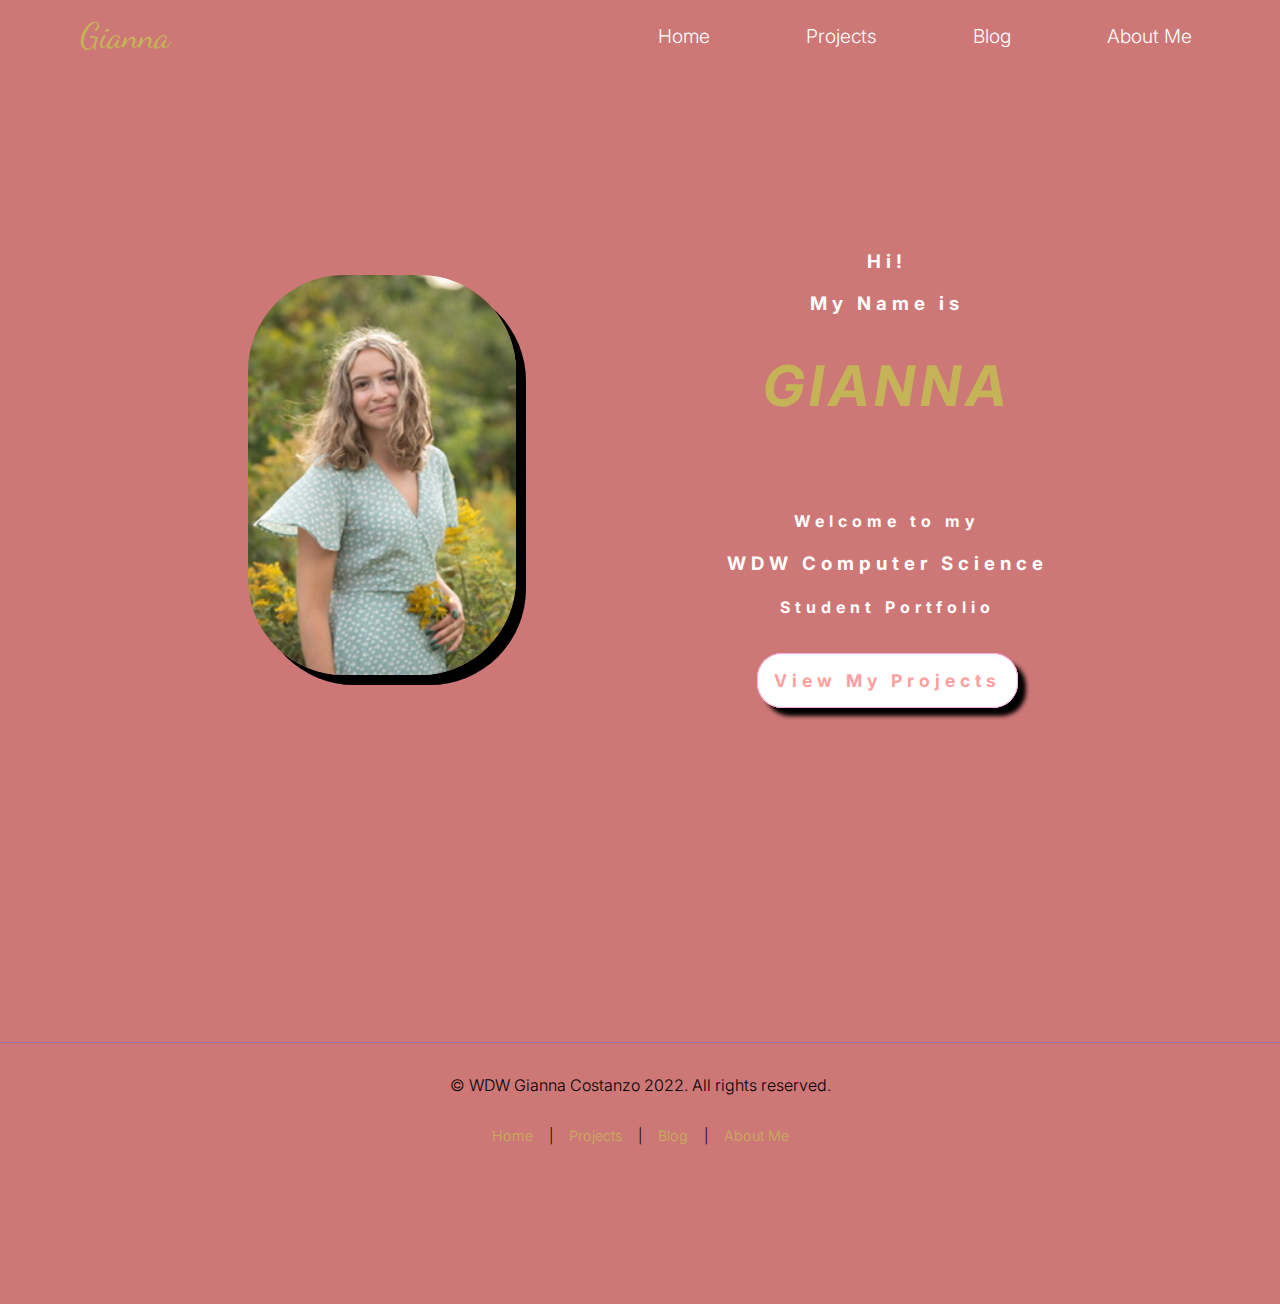
<file: index.html>
<!DOCTYPE html>
<html lang="en">
<head>
    <meta charset="UTF-8">
    <meta name="viewport" content="width=device-width, initial-scale=1.0">
    <meta http-equiv="X-UA-Compatible" content="ie=edge">
    <link rel="stylesheet" href="style.css" type="text/css" />
    <link rel="stylesheet" href="nav.css" type="text/css" />
    <title>Gianna's Portfolio</title>
</head>
<body>
    
      <!-- Navigation Menu -->
    <nav class="navbar">
        <!-- logo -->
        <div class="logo">Gianna</div>
        <!-- hamburger toggle -->
        <a href="#" class="toggle-button">
            <span class="bar"></span>
            <span class="bar"></span>
            <span class="bar"></span>
        </a>
        <!-- page navigation links -->
        <div class="navbar-links">
            <ul>
                <li><a href="index.html">Home</a></li>
                <li><a href="projects.html">Projects</a></li>
                <li><a href="blog.html">Blog</a></li>
                <li><a href="aboutMe.html">About Me</a></li>
            </ul>   <!-- close ul list -->
        </div>  <!-- close navbar links class -->
    </nav>  <!-- close navbar class -->
    
     <!-- Hero Section -->
    <section class="hero">
        <div class="heroImage">
            <img src="assets/6D379468-8570-453E-9621-CE655C84861C.JPG"></img>
        </div>  <!-- close heroImage class -->
         <div class="heroText">
            <div class="heroTextTop">
                <h3>Hi!</h3>
                <h3>My Name is</h3>
                <h1 class="heroName"><em>Gianna</em></h1>
            </div>  <!-- close heroTextTop class -->
                        <div class="heroTextBottom">
                <h4>Welcome to my</h4>
                <h3>WDW Computer Science</h3>
                <h4>Student Portfolio</h4>
            </div>  <!-- close heroTextBottom class -->
            <div class="heroButton">
                <a href="projects.html" class="button">View My Projects</a>
            </div><!-- close heroButton class -->
        </div> <!-- close heroText class -->
    </section>  <!-- close hero class -->
    
    <footer>
        <p class="copyright">&copy; WDW Gianna Costanzo 2022. All rights reserved.</p>
        <ul class="bottomNav">
            <li><a href="index.html">Home</a></li>
            <li class="divider">|</li>
            <li><a href="projects.html">Projects</a></li>
            <li class="divider">|</li>
            <li><a href="blog.html">Blog</a></li>
            <li class="divider">|</li>
            <li><a href="aboutMe.html">About Me</a></li>
        </ul>
    </footer>
    
    
    
    
    
    <script type="text/javascript" src="script.js"></script>
</body>
</html>
</file>
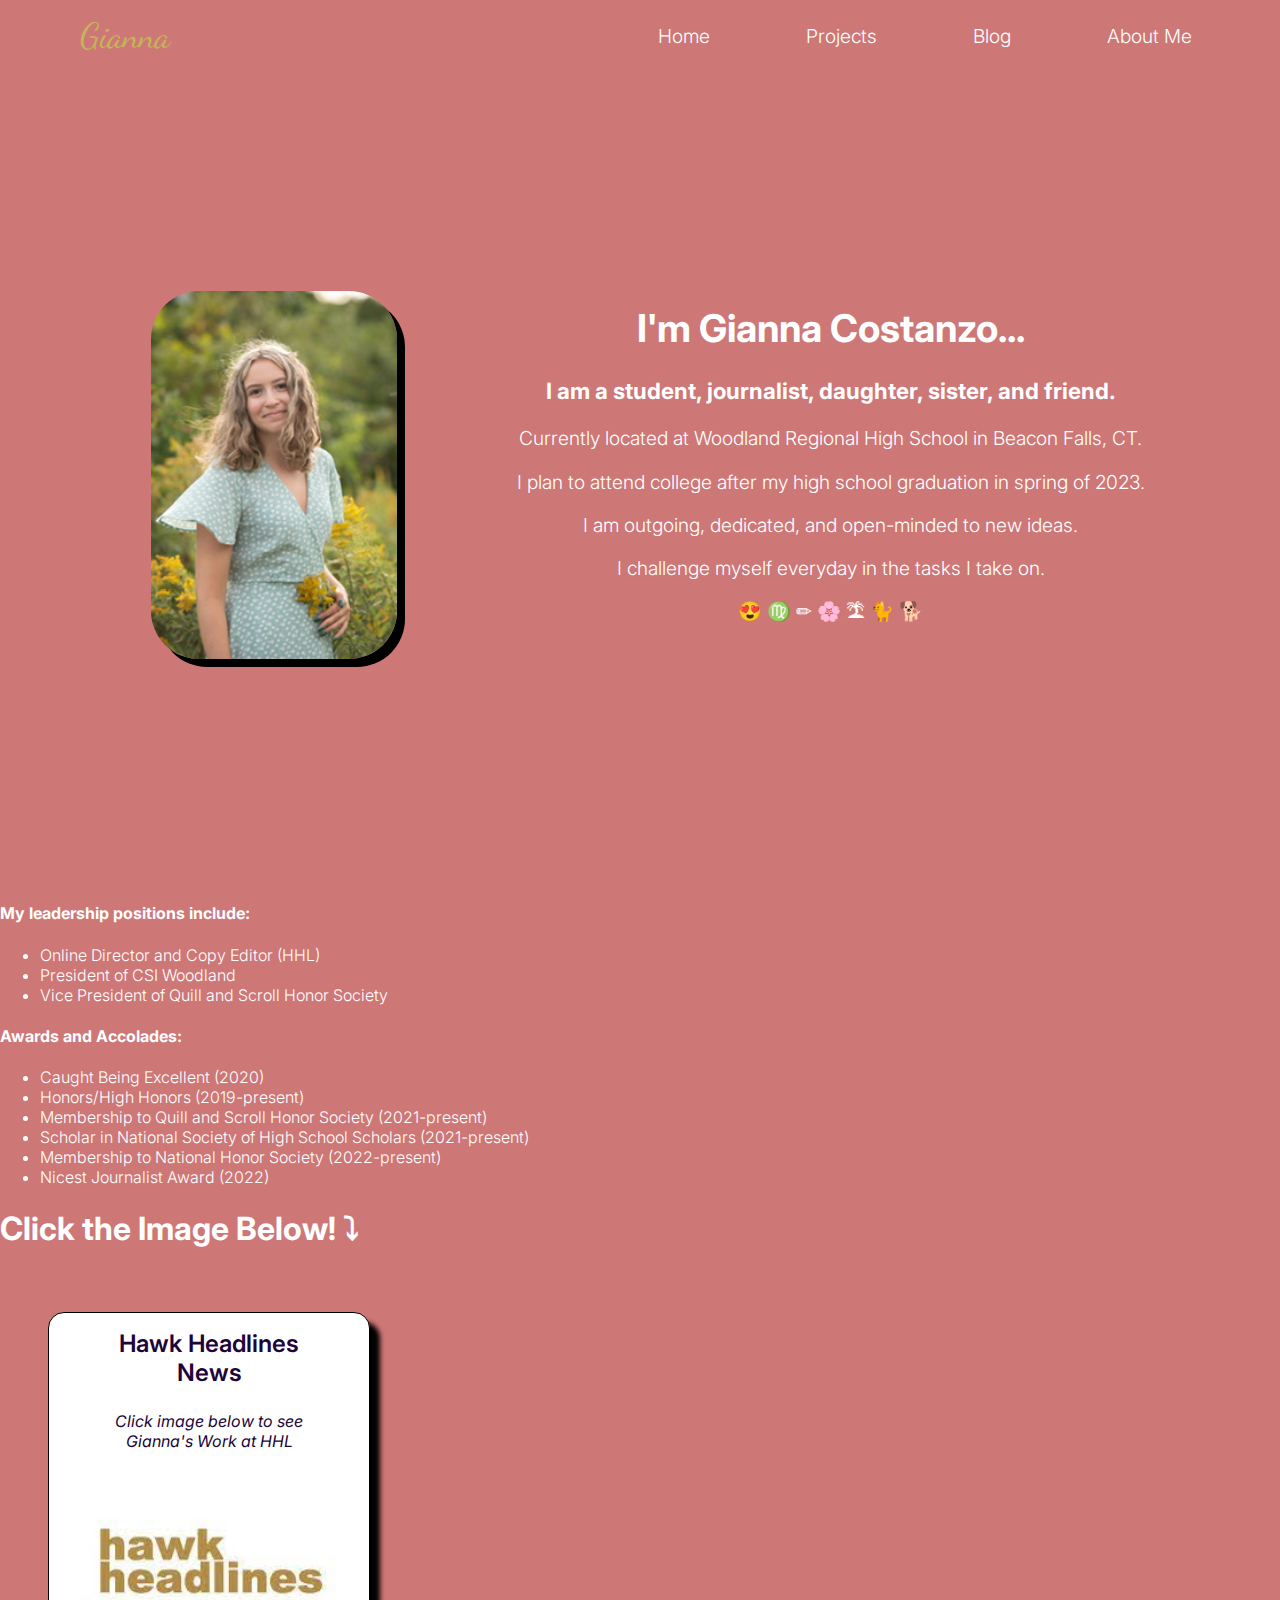
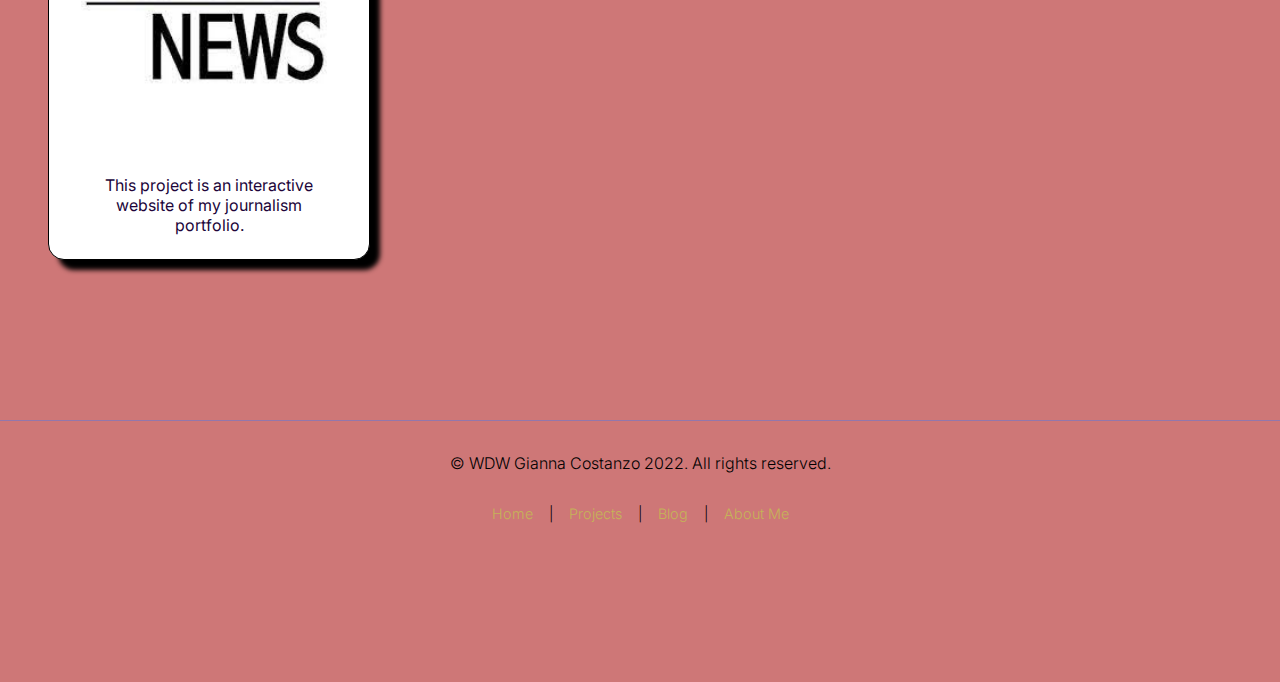
<file: aboutMe.html>
<!DOCTYPE html>
<html lang="en">
<head>
    <meta charset="UTF-8">
    <meta name="viewport" content="width=device-width, initial-scale=1.0">
    <meta http-equiv="X-UA-Compatible" content="ie=edge">
    <link rel="stylesheet" href="style.css" type="text/css" />
    <link rel="stylesheet" href="nav.css" type="text/css" />
    <title>About Me</title>
</head>
<body>

    <!-- Navigation Menu -->
    <nav class="navbar">
        <!-- logo -->
        <div class="logo">Gianna</div>
        <!-- hamburger toggle -->
        <a href="#" class="toggle-button">
            <span class="bar"></span>
            <span class="bar"></span>
            <span class="bar"></span>
        </a>
        <!-- page navigation links -->
        <div class="navbar-links">
            <ul>
                <li><a href="index.html">Home</a></li>
                <li><a href="projects.html">Projects</a></li>
                <li><a href="blog.html">Blog</a></li>
                <li><a href="aboutMe.html">About Me</a></li>
            </ul> <!-- close ul list -->
        </div> <!-- close navbar links class -->
    </nav> <!-- close navbar class -->


    <section class="bio">
        <div class="bioImage">
            <img src="assets/6D379468-8570-453E-9621-CE655C84861C.JPG"></img>
        </div> <!-- close bioImage class -->
        <div class="bioText">
            <h1>I'm Gianna Costanzo...</h1>
            <h3>I am a student, journalist, daughter, sister, and friend.</h3>
            <p>Currently located at Woodland Regional High School in Beacon Falls, CT.</p>
            <p>I plan to attend college after my high school graduation in spring of 2023.</p>
            <p> I am outgoing, dedicated, and open-minded to new ideas.</p>
            <article>
                I challenge myself everyday in the tasks I take on.
            </article>
            <p>&#128525; &#x264D; &#x270F; &#x1F338; &#x1F3DD; &#x1F408; &#x1F415;</p>
        </div>
    </section> <!-- close bio class -->

<section class="bragging">
    <div class="bragText">
            <h4>My leadership positions include:</h4>
            <ul>
              <li>Online Director and Copy Editor (HHL)</li>
              <li>President of CSI Woodland</li>
              <li>Vice President of Quill and Scroll Honor Society</li>
            </ul>
            <h4>Awards and Accolades:</h4>
            <ul>
                <li>Caught Being Excellent (2020)</li>
                <li>Honors/High Honors (2019-present)</li>
                <li>Membership to Quill and Scroll Honor Society (2021-present)</li>
                <li>Scholar in National Society of High School Scholars (2021-present)</li>
                <li>Membership to National Honor Society (2022-present)</li>
                <li>Nicest Journalist Award (2022)</li>
            </ul>
            <h1>Click the Image Below! &#x2935;</h1>
        <!-- close bragText class -->
    </div>
</section>

<section class="HHL">
    <div class="hhlCard">
            <h2>Hawk Headlines News</h2>
            <p><em>Click image below to see Gianna's Work at HHL</em></p>
            <a href="https://hawkheadlines.net/news/author/gianna-costanzo/"><img src="assets/hhl.jpeg"></img></a>
            <p>This project is an interactive website of my journalism portfolio.</p>
        </div> <!-- Close HHL Card -->
</section>

    <footer>
        <p class="copyright">&copy; WDW Gianna Costanzo 2022. All rights reserved.</p>
        <ul class="bottomNav">
            <li><a href="index.html">Home</a></li>
            <li class="divider">|</li>
            <li><a href="projects.html">Projects</a></li>
            <li class="divider">|</li>
            <li><a href="blog.html">Blog</a></li>
            <li class="divider">|</li>
            <li><a href="aboutMe.html">About Me</a></li>
        </ul>
    </footer>

    <script type="text/javascript" src="script.js"></script>
</body>

</html>
</file>
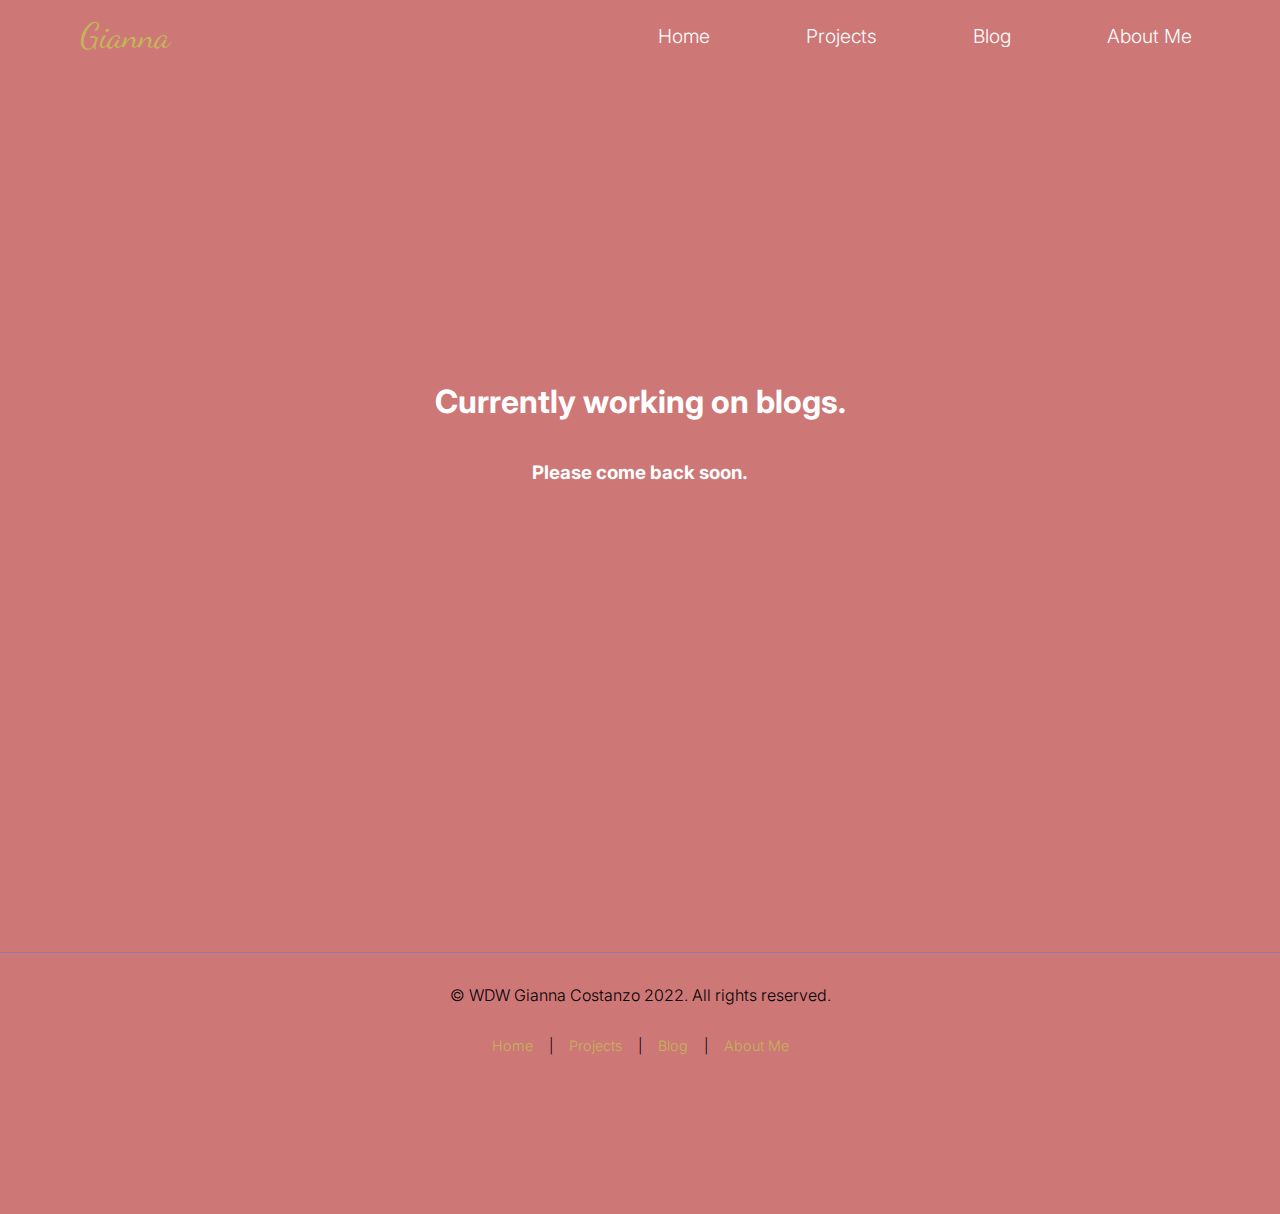
<file: blog.html>
<!DOCTYPE html>
<html lang="en">
<head>
    <meta charset="UTF-8">
    <meta name="viewport" content="width=device-width, initial-scale=1.0">
    <meta http-equiv="X-UA-Compatible" content="ie=edge">
    <link rel="stylesheet" href="style.css" type="text/css" />
    <link rel="stylesheet" href="nav.css" type="text/css" />
    <title>Gianna's Blog</title>
</head>
<body>
    
    <!-- Navigation Menu -->
    <nav class="navbar">
        <!-- logo -->
        <div class="logo">Gianna</div>
        <!-- hamburger toggle -->
        <a href="#" class="toggle-button">
            <span class="bar"></span>
            <span class="bar"></span>
            <span class="bar"></span>
        </a>
        <!-- page navigation links -->
        <div class="navbar-links">
            <ul>
                <li><a href="index.html">Home</a></li>
                <li><a href="projects.html">Projects</a></li>
                <li><a href="blog.html">Blog</a></li>
                <li><a href="aboutMe.html">About Me</a></li>
            </ul>   <!-- close ul list -->
        </div>  <!-- close navbar links class -->
    </nav>  <!-- close navbar class -->
    
  <section class="filler">
      <h1>Currently working on blogs.</h1>
      <h3>Please come back soon.</h3>
  </section>
    
   <footer>
        <p class="copyright">&copy; WDW Gianna Costanzo 2022. All rights reserved.</p>
        <ul class="bottomNav">
            <li><a href="index.html">Home</a></li>
            <li class="divider">|</li>
            <li><a href="projects.html">Projects</a></li>
            <li class="divider">|</li>
            <li><a href="blog.html">Blog</a></li>
            <li class="divider">|</li>
            <li><a href="aboutMe.html">About Me</a></li>
        </ul>
    </footer>
    
    <script type="text/javascript" src="script.js"></script>
</body>
</html>
</file>
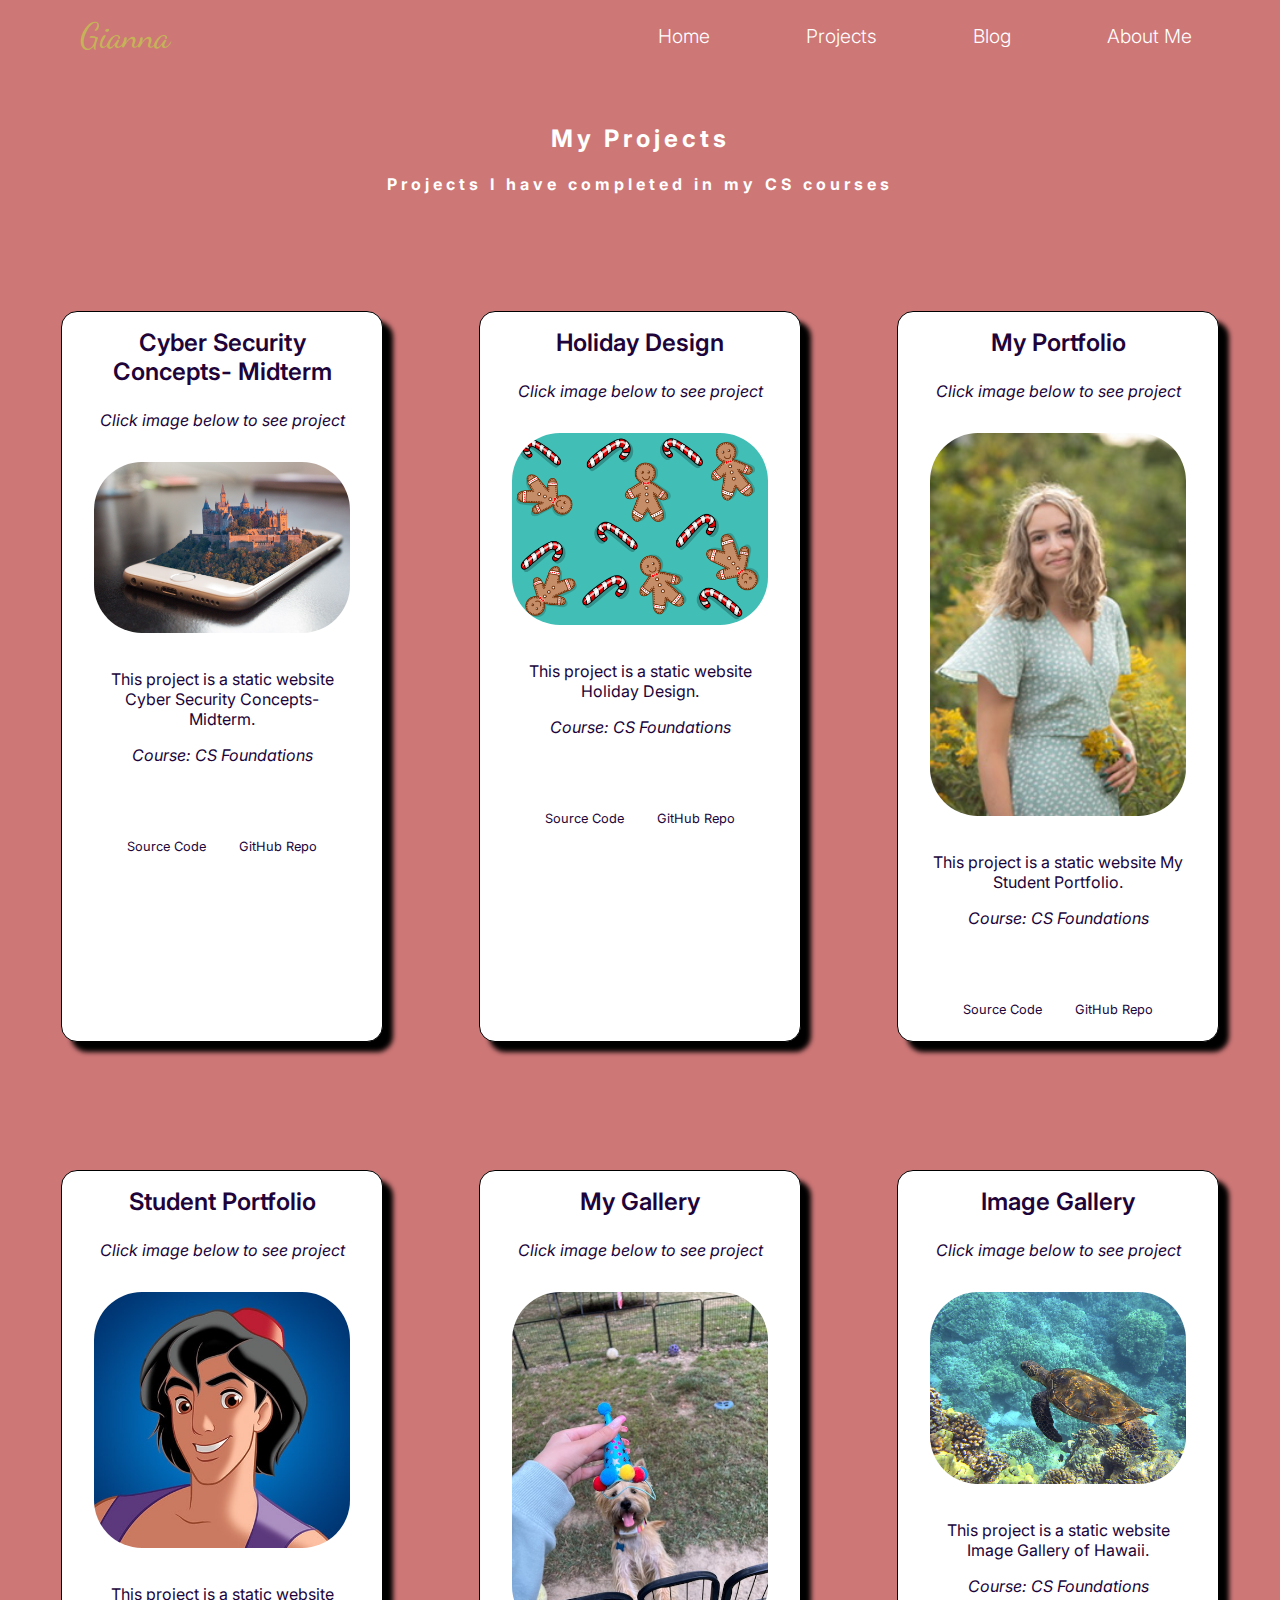
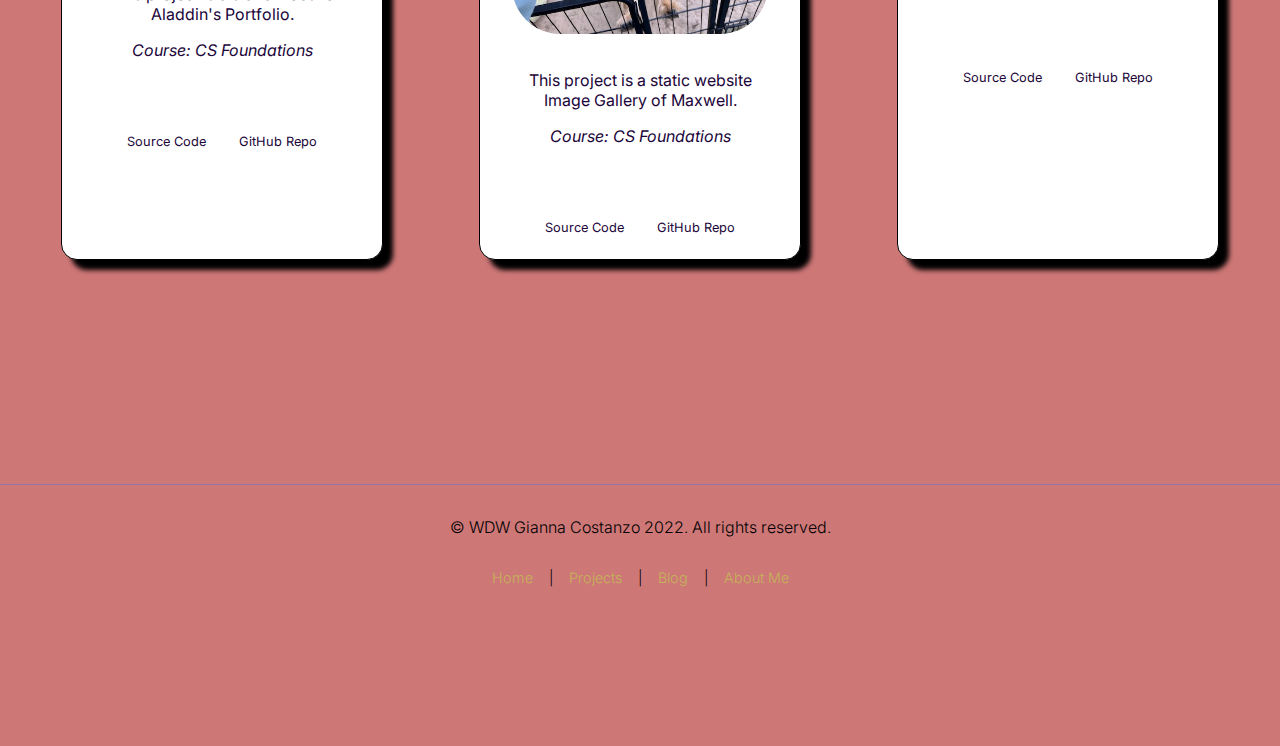
<file: projects.html>
<!DOCTYPE html>
<html lang="en">
<head>
    <meta charset="UTF-8">
    <meta name="viewport" content="width=device-width, initial-scale=1.0">
    <meta http-equiv="X-UA-Compatible" content="ie=edge">
    <link rel="stylesheet" href="style.css" type="text/css" />
    <link rel="stylesheet" href="nav.css" type="text/css" />
    <link rel="stylesheet" href="https://cdnjs.cloudflare.com/ajax/libs/font-awesome/6.2.0/css/all.min.css" 
    integrity="sha512-xh6O/CkQoPOWDdYTDqeRdPCVd1SpvCA9XXcUnZS2FmJNp1coAFzvtCN9BmamE+4aHK8yyUHUSCcJHgXloTyT2A==" 
    crossorigin="anonymous" referrerpolicy="no-referrer" />
    <title>Gianna's Projects</title>
</head>
<body>
     <!-- Navigation Menu -->
    <nav class="navbar">
        <!-- logo -->
        <div class="logo">Gianna</div>
        <!-- hamburger toggle -->
        <a href="#" class="toggle-button">
            <span class="bar"></span>
            <span class="bar"></span>
            <span class="bar"></span>
        </a>
        <!-- page navigation links -->
        <div class="navbar-links">
            <ul>
                <li><a href="index.html">Home</a></li>
                <li><a href="projects.html">Projects</a></li>
                <li><a href="blog.html">Blog</a></li>
                <li><a href="aboutMe.html">About Me</a></li>
            </ul>   <!-- close ul list -->
        </div>  <!-- close navbar links class -->
    </nav>  <!-- close navbar class -->
    
      <!-- Project Header -->
    <header class="projectsHeader">
        <h2>My Projects</h2>
        <h4>Projects I have completed in my CS courses</h4>
    </header>    
    
    <!-- Project Cards -->
    <section class="projectGallery">

        <div class="projectCard">
            <h2>Cyber Security Concepts- Midterm</h2>
            <p><em>Click image below to see project</em></p>
            <a href="https://csf2223.github.io/cybersecurityconceptsmtr-CostanzoGianna/"><img src="assets/mobilePhone.jpg"></img></a>
            <p>This project is a static website Cyber Security Concepts- Midterm.</p>
            <p><em>Course: CS Foundations</em></p>
            <div class="projectIcons">
                <div class="sourceCode">
                    <a href="assets/midtermcode.pdf"><i class="fa-solid fa-file"></i></a>
                    <p>Source Code</p>
                </div>
                <div class="gitHubRepo">
                    <a href="https://github.com/CSF2223/cybersecurityconceptsmtr-CostanzoGianna"><i class="fa-brands fa-github"></i></a>
                    <p>GitHub Repo</p>
                </div>
            </div>
            
        </div> <!-- Close Project Card 1 -->
        
        <div class="projectCard">
            <h2>Holiday Design</h2>
            <p><em>Click image below to see project</em></p>
            <a href="https://csf2223.github.io/holidaydesign-CostanzoGianna/"><img src="assets/gingerbread.png"></img></a>
            <p>This project is a static website Holiday Design.</p>
            <p><em>Course: CS Foundations</em></p>
            <div class="projectIcons">
                <div class="sourceCode">
                    <a href="assets/holidaycode.pdf"><i class="fa-solid fa-file"></i></a>
                    <p>Source Code</p>
                </div>
                <div class="gitHubRepo">
                    <a href="https://github.com/CSF2223/holidaydesign-CostanzoGianna.git"><i class="fa-brands fa-github"></i></a>
                    <p>GitHub Repo</p>
                </div>
            </div>
            
        </div> <!-- Close Project Card 2 -->
        
        <div class="projectCard">
            <h2>My Portfolio</h2>
            <p><em>Click image below to see project</em></p>
            <a href="https://csf2223.github.io/GiannaC/"><img src="assets/6D379468-8570-453E-9621-CE655C84861C.JPG"></img></a>
            <p>This project is a static website My Student Portfolio.</p>
            <p><em>Course: CS Foundations</em></p>
            <div class="projectIcons">
                <div class="sourceCode">
                    <a href="assets/portfoliosourcecode.pdf"><i class="fa-solid fa-file"></i></a>
                    <p>Source Code</p>
                </div>
                <div class="gitHubRepo">
                    <a href="https://github.com/CSF2223/GiannaC.git"><i class="fa-brands fa-github"></i></a>
                    <p>GitHub Repo</p>
                </div>
            </div>
            
        </div> <!-- Close Project Card 3 -->
        
         <div class="projectCard">
            <h2>Student Portfolio</h2>
            <p><em>Click image below to see project</em></p>
            <a href="https://csf2223.github.io/studentportfolio-CostanzoGianna/"><img src="assets/aladdin2.jpeg"></img></a>
            <p>This project is a static website Aladdin's Portfolio.</p>
            <p><em>Course: CS Foundations</em></p>
            <div class="projectIcons">
                <div class="sourceCode">
                    <a href="assets/studentportcode.pdf"><i class="fa-solid fa-file"></i></a>
                    <p>Source Code</p>
                </div>
                <div class="gitHubRepo">
                    <a href="https://github.com/CSF2223/studentportfolio-CostanzoGianna.git"><i class="fa-brands fa-github"></i></a>
                    <p>GitHub Repo</p>
                </div>
            </div>
            
        </div> <!-- Close Project Card 4 -->
        
         <div class="projectCard">
            <h2>My Gallery</h2>
            <p><em>Click image below to see project</em></p>
            <a href="https://csf2223.github.io/mygallery-CostanzoGianna/"><img src="assets/birthday.JPG"></img></a>
            <p>This project is a static website Image Gallery of Maxwell.</p>
            <p><em>Course: CS Foundations</em></p>
            <div class="projectIcons">
                <div class="sourceCode">
                    <a href= "assets/new mygallery code.pdf"><i class="fa-solid fa-file"></i></a>
                    <p>Source Code</p>
                </div>
                <div class="gitHubRepo">
                    <a href="https://github.com/CSF2223/mygallery-CostanzoGianna"><i class="fa-brands fa-github"></i></a>
                    <p>GitHub Repo</p>
                </div>
            </div>
            
        </div> <!-- Close Project Card 5 -->
        
          <div class="projectCard">
            <h2>Image Gallery</h2>
            <p><em>Click image below to see project</em></p>
            <a href="https://csf2223.github.io/imagegallery-CostanzoGianna/"><img src="assets/sea-turtle-547162_1920.jpg"></img></a>
            <p>This project is a static website Image Gallery of Hawaii.</p>
            <p><em>Course: CS Foundations</em></p>
            <div class="projectIcons">
                <div class="sourceCode">
                    <a href="assets/ImageGalleryCode (2).pdf"><i class="fa-solid fa-file"></i></a>
                    <p>Source Code</p>
                </div>
                <div class="gitHubRepo">
                    <a href="https://github.com/CSF2223/imagegallery-CostanzoGianna"><i class="fa-brands fa-github"></i></a>
                    <p>GitHub Repo</p>
                </div>
            </div>
            
        </div> <!-- Close Project Card 6 -->
        
        
         </section>  <!-- Close projectGallery Class -->
    
    <footer>
        <p class="copyright">&copy; WDW Gianna Costanzo 2022. All rights reserved.</p>
        <ul class="bottomNav">
            <li><a href="index.html">Home</a></li>
            <li class="divider">|</li>
            <li><a href="projects.html">Projects</a></li>
            <li class="divider">|</li>
            <li><a href="blog.html">Blog</a></li>
            <li class="divider">|</li>
            <li><a href="aboutMe.html">About Me</a></li>
        </ul>
    </footer>
    
    
    
    <script type="text/javascript" src="script.js"></script>
</body>
</html>
</file>
<file: style.css>
/*
Color Palette
background color: #FF9F9F
primary: #E97777
secondary: #9ED5C5
tertiary: #B1B2FF
accent: #FFABE1
vegasGold: #c5b358  #15133C
white: #fff
black: #000  
*/

html {
    /* If we add any pading or border onto an element it does not affect the width of the element */
    box-sizing: border-box;
}

body {
    margin: 0;
    padding: 0;
    font-family: 'Inter', sans-serif;
    font-weight: 300;
    background-color: #CE7777;
    color: #fff;
}

.hero {
    display: flex;
    flex-direction: column;
    justify-content: space-evenly;
    align-items: center;
}

.heroImage {
    padding: 2rem;
}

.heroImage img {
    border-radius: 6rem;
    box-shadow: 10px 10px #000;
    width: 125%;
    height: auto;
}

.heroText {
    font-size: 0.8rem;
    padding-bottom: 2rem;
    text-align: center;
    letter-spacing: 5px;
}

.heroName {
    color: #c5b358;
    font-size: 2.5rem;
    text-transform: uppercase;
}

.heroTextTop {
    padding: 1rem;
}

.heroTextBottom {
    padding: 1rem;
}

.heroButton {
    padding: 1rem;
}

.button {
    background-color: #fff;
    padding: 1rem;
    border: 1px solid #FFABE1;
    border-radius: 25px;
    font-size: 0.9rem;
    font-weight: 700;
    color: #FF9F9F;
    text-decoration: none;
    box-shadow: 8px 8px 4px #000;
}

.button:hover {
    background-color: #FF9F9F;
    color: #c5b358;
    transform: scale(1.5);
    /* (150% zoom - Note: if the zoom is too large, it will go outside of the viewport) */
}

.projectsHeader {
    margin: 1.5rem 3rem;
    text-align: center;
    padding: 0.5rem;
    letter-spacing: 4px;
}


.projectCard {
    background-color: #fff;
    color: #200439;
    margin: 4rem 3rem;
    padding: 0.5rem 2rem;
    text-align: center;
    border: 1px solid #000;
    border-radius: 1rem;
    box-shadow: 10px 10px 5px #000;
}

.projectCard img {
    width: 100%;
    height: auto;
    border-radius: 3rem;
    margin: 1rem 0;
}

.projectCard h2 {
    margin: 0.5rem 1rem 1.5rem 1rem;
    font-weight: 600;
}

.projectCard p {
    font-size: 1rem;
    font-weight: 400;
}

.projectIcons {
    display: flex;
    justify-content: space-evenly;
    font-size: 1.2rem;
    margin-top: 2rem;
}

.projectIcons p {
    margin: 0 0 1rem 0;
    font-size: 0.8rem;
}

.fa-github {
    font-size: 2.2rem;
    padding: 1.5rem;
}

.fa-file {
    font-size: 2.2rem;
    padding: 1.5rem;
}

footer {
    text-align: center;
    color: #000;
    margin: 10rem 0;
    border-top: 1px solid #9277AC;
}

.copyright {
    margin: 1rem;
    padding: 1rem;
    font-size: 1rem;
    color: #000;
    display: block;
}

.filler {
    display: flex;
    flex-direction: column;
    justify-content: center;
    align-items: center;
    margin: 0;
    height: 80vh;
}

.bio {
    display: flex;
    flex-direction: row;
    justify-content: space-evenly;
    align-items: center;
    height: 90vh;
}

.bioImage {
    padding: 1rem;
}

.bioImage img {
    border-radius: 3rem;
    box-shadow: 8px 8px #000;
    width: 115%;
    height: auto;
}

.bioText {
    font-size: 1.2rem;
    padding-bottom: 2rem;
    text-align: center;
}

.bioName {
    color: #fff;
    font-size: 2.5rem;
}


.hhlCard {
    background-color: #fff;
    color: #200439;
    margin: 4rem 3rem;
    padding: 0.5rem 2rem;
    text-align: center;
    border: 1px solid #000;
    border-radius: 1rem;
    box-shadow: 10px 10px 5px #000;
}

.hhlCard img {
    width: 100%;
    height: auto;
    border-radius: 3rem;
    margin: 1rem 0;
}

.hhlCard h2 {
    margin: 0.5rem 1rem 1.5rem 1rem;
    font-weight: 600;
}

.hhlCard p {
    font-size: 1rem;
    font-weight: 400;
}

@media (min-width: 800px) {
    .hero {
        flex-direction: row;
        justify-content: space-evenly;
        align-items: center;
        height: 90vh;
    }

    .heroText {
        font-size: 1rem;
    }

    .heroName {
        font-size: 3.5rem;
    }

    .button {
        font-size: 1.1rem;
    }

    .projectGallery {
        display: flex;
        flex-direction: row;
        justify-content: center;
        flex-wrap: wrap;
    }

    .projectCard {
        max-width: 20%;
    }


.bio {
    display: flex;
    flex-direction: row;
    justify-content: space-evenly;
    align-items: center;
    height: 90vh;
}

.hhlCard {
        max-width: 20%;
    }

}
</file>
<file: nav.css>
/*
Color Palette
background color: #FF9F9F
primary: #E97777
secondary: #9ED5C5
tertiary: #B1B2FF
accent: #FFABE1
vegasGold: #c5b358
white: #fff
black: #000  
*/

@import url('https://fonts.googleapis.com/css2?family=Inter:wght@300;400;600&display=swap');
@import url('https://fonts.googleapis.com/css2?family=Dancing+Script:wght@400;700&display=swap');

.navbar {
    display: flex;
    justify-content: space-between;
    align-items: center;
    padding: 0 2.5rem;
}

.logo {
    font-size: 2.2rem;
    margin: 0.75rem 2.5rem;
    color: #c5b358;
    font-family: 'Dancing Script', cursive;
}

.navbar-links ul {
    margin: 0;
    padding: 0;
    display: flex;
}

.navbar-links li {
    list-style: none;
    padding: 1rem;
    font-size: 1.2rem;
}

.navbar-links li a {
    text-decoration: none;
    color: #fff;
    padding: 0.5rem 2rem;
    display: block;
}

.navbar-links li:hover {
    background-color: #FF9F9F;
}

.toggle-button {
    position: absolute;
    top: 1.5rem;
    right: 1.5rem;
    display: none;
    flex-direction: column;
    justify-content: space-between;
    width: 30px;
    height: 20px;
}

.toggle-button .bar {
    height: 3px;
    width: 100%;
    background-color: #fff;
    border-radius: 10px;
}

.bottomNav {
    margin: 0;
    padding: 0;
    display: flex;
    justify-content: center;
    align-items: center;
}

.bottomNav li {
    list-style: none;
    font-size: 0.9rem;
    padding: 0 0.5rem;
}

.bottomNav li a {
    text-decoration: none;
    color: #c5b358;
    display: block;
}


@media (max-width: 800px) {
    .toggle-button {
        display: flex;
    }

    .navbar-links {
        display: none;
        width: 100%
    }
    
    .navbar {
        flex-direction: column;
        align-items: flex-start;
    }
    
    .navbar-links ul {
        width: 100%;
        flex-direction: column;
    }
    
    .navbar-links li {
        text-align: center;
    }
    
    .navbar-links.active {
        display: flex;
    }
}
</file>
